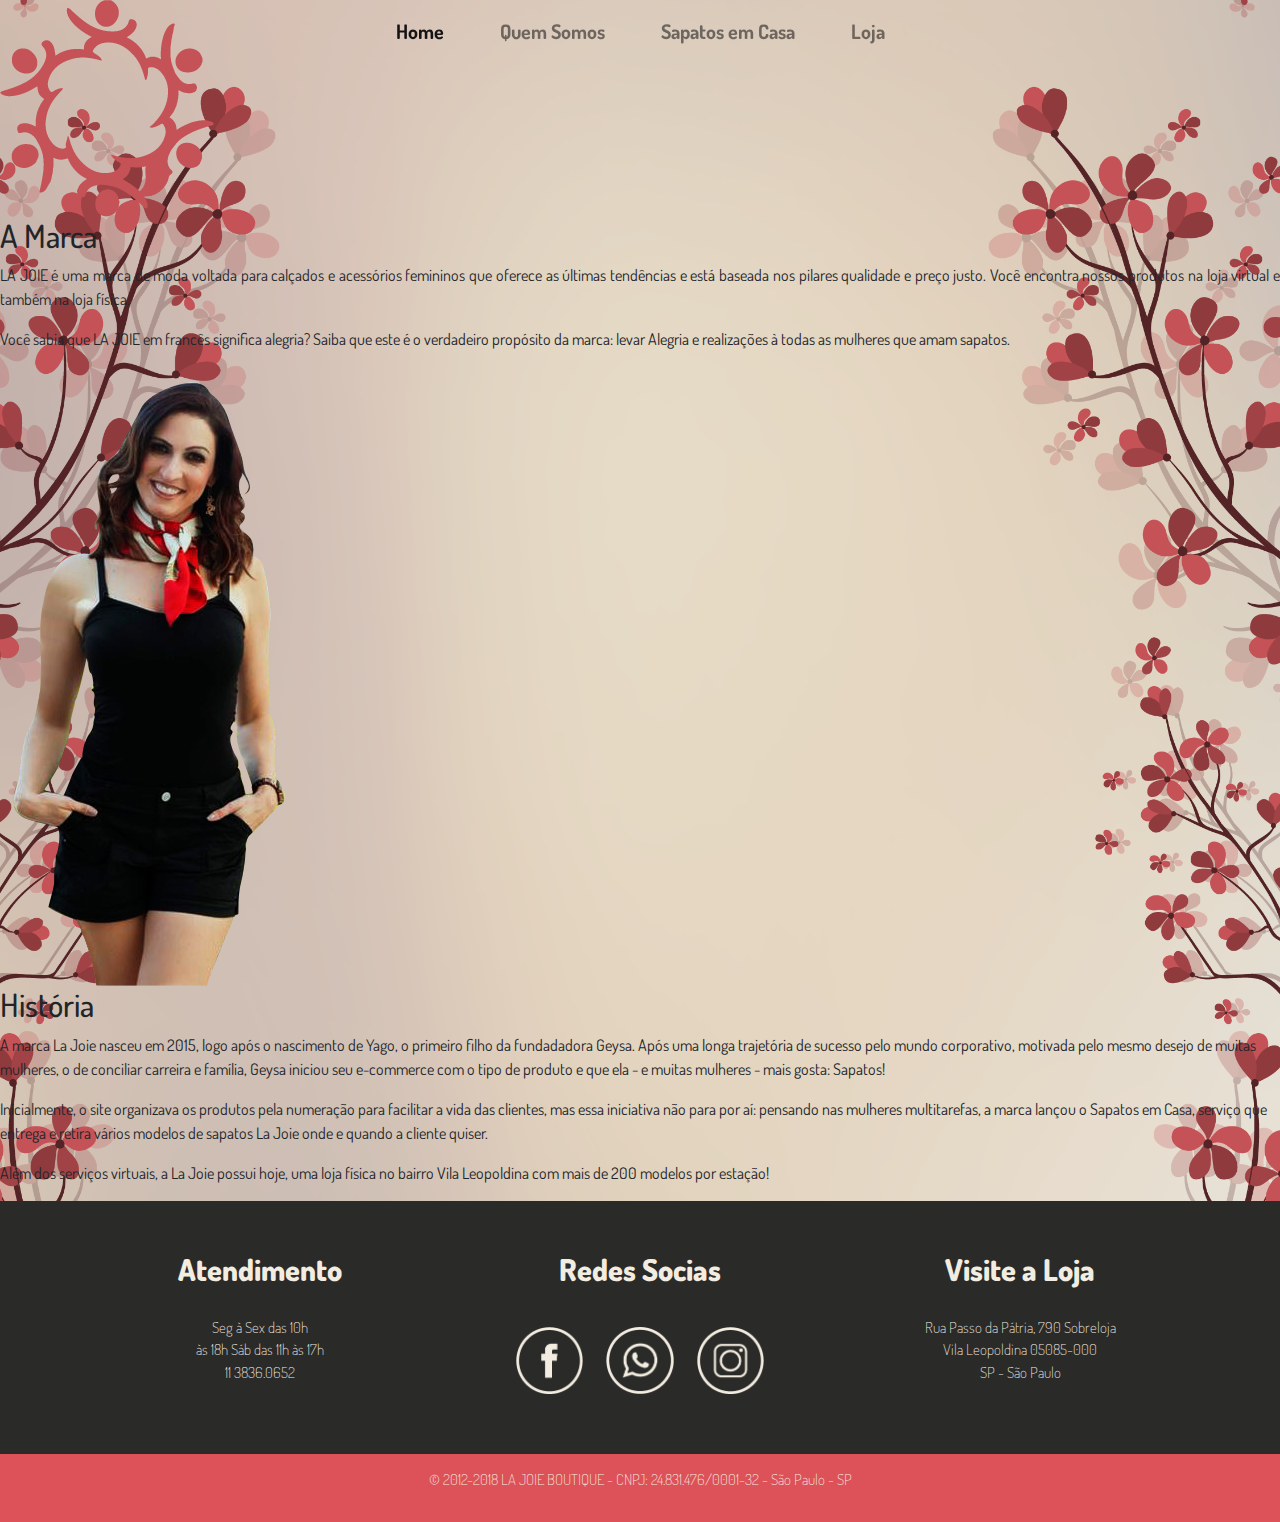
<file: quemsomos.html>
<!DOCTYPE html>
<html>

<head>

    <meta charset="utf-8" />
    <meta http-equiv="X-UA-Compatible" content="IE=edge">
    <title>La Joie Boutique</title>
    <link rel="shortcut icon" href="imgs/icon1.png">
    <meta name="viewport" content="width=device-width, initial-scale=1">
    <link href="https://fonts.googleapis.com/css?family=Dosis:300,400,600,700|Poiret+One" rel="stylesheet">

    <link rel="stylesheet" href="https://maxcdn.bootstrapcdn.com/bootstrap/4.1.0/css/bootstrap.min.css">
    <link rel="stylesheet" href="css/style.css" /> 
    <script src="https://ajax.googleapis.com/ajax/libs/jquery/3.3.1/jquery.min.js"></script>
    <script src="https://maxcdn.bootstrapcdn.com/bootstrap/4.1.0/js/bootstrap.min.js"></script>

</head>

<body>

    <nav class="navbar navbar-expand-lg navbar-light bg-transparent fixed-top">
        <div class="container">

            <button style="margin: 0 auto;" class="navbar-toggler" type="button" data-toggle="collapse" data-target="#navr" aria-label="Toggle navigation">
                <span class="navbar-toggler-icon"></span>
            </button>

            <div class="collapse navbar-collapse" id="navr">
                <ul class="navbar-nav mx-auto">
                    <li class="nav-item active">
                        <a class="nav-link" href="index.html">
                            <strong>Home </strong>
                        </a>
                    </li>
                    <li class="nav-item">
                        <a class="nav-link" href="sobre.html">
                            <strong>Quem Somos </strong>
                        </a>
                    </li>
                    <li class="nav-item">
                        <a class="nav-link" href="SapatosemCasa.html">
                            <strong>Sapatos em Casa </strong>
                        </a>
                    </li>
                    <li class="nav-item">
                        <a class="nav-link" href="https://www.comprelajoie.com.br/">
                            <strong>Loja </strong>
                        </a>
                    </li>
                </ul>
            </div>
        </div>
    </nav>
    <main>
        <div class="sobre">
            <div class="sobremarca">
                <div class="responsivo">
                    <img src="imgs/icon1.png" alt="Logotipo Da LaJoile">
                </div>
                <div class="marca">
                    <h2>A Marca</h2>
                    <p class="text-justify">LA JOIE é uma marca de moda voltada para calçados e acessórios femininos que oferece as últimas tendências
                        e está baseada nos pilares qualidade e preço justo. Você encontra nossos produtos na loja virtual
                        e também na loja física.</p>
                    <p class="text-justify">Você sabia que LA JOIE em francês significa alegria? Saiba que este é o verdadeiro propósito da marca:
                        levar Alegria e realizações à todas as mulheres que amam sapatos.</p>
                </div>
            </div>
            <div class="history">
                <img src="imgs/Fundadora.png" alt="Foto da Fundadora da loja">
                <div class="sobrehistory">
                    <h2>História</h2>
                    <pclass="text-justify">A marca La Joie nasceu em 2015, logo após o nascimento de Yago, o primeiro filho da fundadadora Geysa.
                        Após uma longa trajetória de sucesso pelo mundo corporativo, motivada pelo mesmo desejo de muitas
                        mulheres, o de conciliar carreira e família, Geysa iniciou seu e-commerce com o tipo de produto e
                        que ela - e muitas mulheres - mais gosta: Sapatos!</p>
                        <p>Inicialmente, o site organizava os produtos pela numeração para facilitar a vida das clientes, mas
                            essa iniciativa não para por aí: pensando nas mulheres multitarefas, a marca lançou o Sapatos
                            em Casa, serviço que entrega e retira vários modelos de sapatos La Joie onde e quando a cliente
                            quiser.
                        </P>
                        <P> Além dos serviços virtuais, a La Joie possui hoje, uma loja física no bairro Vila Leopoldina com
                            mais de 200 modelos por estação! </p>
                </div>
            </div>
        </div>

    </main>




    <footer class="text-center">
        <div class="footer-above">
            <div class="container">
                <div class="row">
                    <div class="footer-col col-md-4">
                        <h3>Atendimento</h3>
                        <p class="pfooter"> Seg à Sex das 10h
                            <br> às 18h Sáb das 11h às 17h
                            <br> 11 3836.0652
                        </p>
                    </div>
                    <div class="footer-col col-md-4">
                        <h3>Redes Socias</h3>
                        <div class="list-inline">
                            <!-- some social networks -->
                            <a href="https://www.facebook.com/lajoieboutique">
                                <img class="social-icon" src="imgs/face.png">
                            </a>

                            <a href="https://api.whatsapp.com/send?phone=5511998805646&text=A%20La%20Joie%20agradece%20o%20seu%20contato!">
                                <img class="social-icon" src="imgs/whatts.png">
                            </a>

                            <a href="https://www.instagram.com/lajoieboutique/">
                                <img class="social-icon" src="imgs/insta.png">
                            </a>


                        </div>
                    </div>
                    <div class="footer-col col-md-4">
                        <h3>Visite a Loja</h3>
                        <p class="pfooter"> Rua Passo da Pátria, 790 Sobreloja
                            <br> Vila Leopoldina 05085-000
                            <br> SP - São Paulo
                        </p>
                    </div>
                </div>
            </div>
        </div>
        <div class="footer-below">
            <div class="container">
                <div class="row">
                    <div class="col-lg-12">
                        <p class="creditos">© 2012-2018 LA JOIE BOUTIQUE - CNPJ: 24.831.476/0001-32 - São Paulo - SP</p>
                    </div>
                </div>
            </div>
        </div>
    </footer>



    <script src="js/script.js"></script>


</body>

</html>
</file>
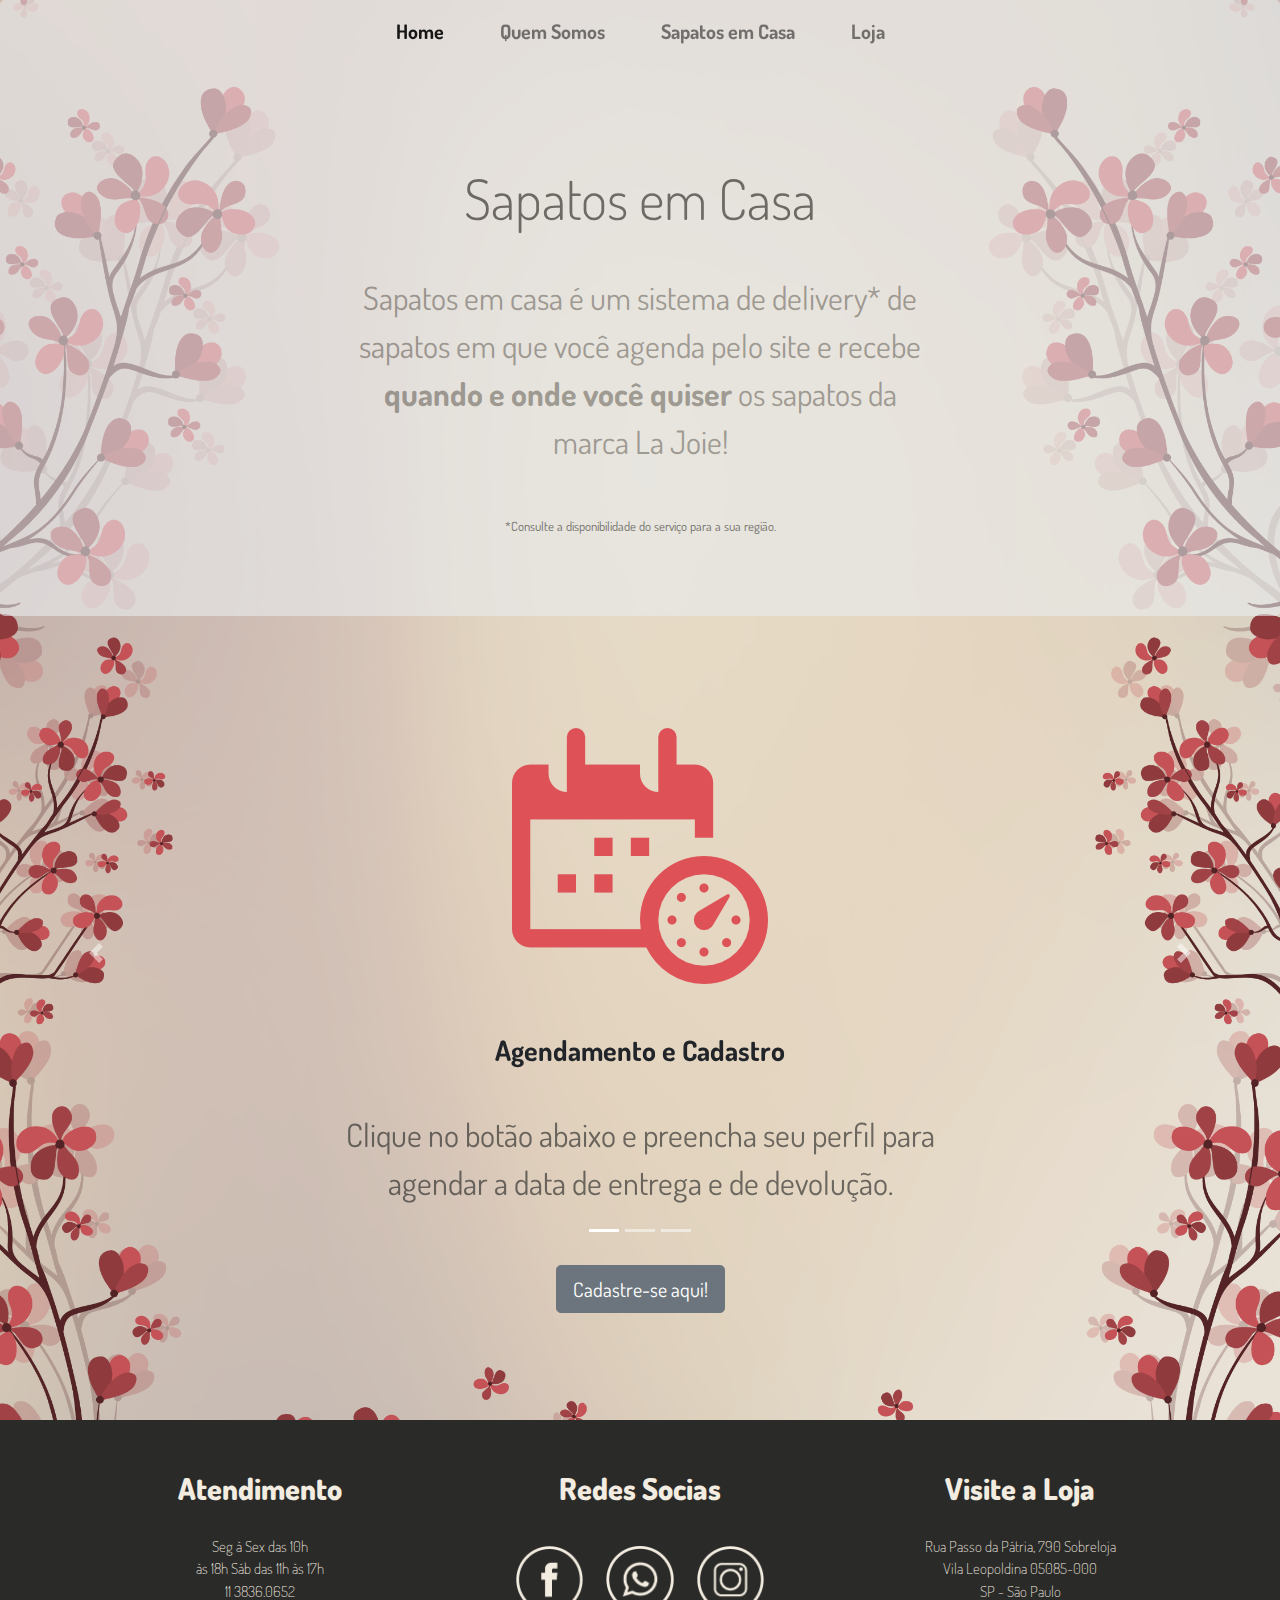
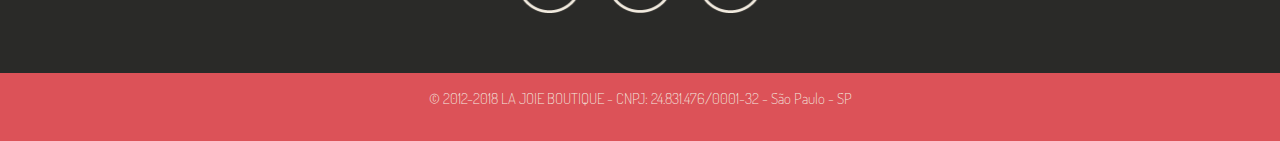
<file: sapatosemcasa.html>
<!DOCTYPE html>
<html>

<head>
    <meta charset="utf-8" />
    <meta http-equiv="X-UA-Compatible" content="IE=edge">
    <title>La Joie Boutique</title>
    <link rel="shortcut icon" href="imgs/icon1.png">
    <meta name="viewport" content="width=device-width, initial-scale=1">
    <link href="https://fonts.googleapis.com/css?family=Dosis:300,400,500,700,800" rel="stylesheet">
    <link rel="stylesheet" href="https://maxcdn.bootstrapcdn.com/bootstrap/4.1.0/css/bootstrap.min.css">
    <link rel="stylesheet" href="css/style.css" />
    <script src="https://ajax.googleapis.com/ajax/libs/jquery/3.2.1/jquery.min.js"></script>
    <script src="https://maxcdn.bootstrapcdn.com/bootstrap/4.1.0/js/bootstrap.min.js"></script>
</head>

<body>

    <nav class="navbar navbar-expand-lg navbar-light bg-transparent fixed-top">
        <div class="container">

            <button style="margin: 0 auto;" class="navbar-toggler" type="button" data-toggle="collapse" data-target="#navr" aria-label="Toggle navigation">
                <span class="navbar-toggler-icon"></span>
            </button>

            <div class="collapse navbar-collapse" id="navr">
                <ul class="navbar-nav mx-auto">
                    <li class="nav-item active">
                        <a class="nav-link" href="index.html"><strong>Home </strong></a>
                    </li>
                    <li class="nav-item">
                        <a class="nav-link" href="sobre.html"><strong>Quem Somos </strong></a>
                    </li>
                    <li class="nav-item">
                        <a class="nav-link" href="SapatosemCasa.html"><strong>Sapatos em Casa </strong></a>
                    </li>
                    <li class="nav-item">
                        <a class="nav-link" href="https://www.comprelajoie.com.br/"><strong>Loja </strong></a>
                    </li>
                </ul>
            </div>
        </div>
    </nav>

    <section>

        <div class="jumbotron" style="opacity:0.6">
            
            <h3 class="display-4">Sapatos em Casa</h3>
            <p class="lead" id="shoes">Sapatos em casa é um sistema de delivery* de sapatos em que você agenda pelo site e recebe <strong>quando e onde você quiser</strong> os sapatos da <br> marca La Joie!</p>
            <p class="small">*Consulte a disponibilidade do serviço para a sua região.</p>
       
    </div>

        <div id="carouselExampleIndicators" class="carousel slide" data-ride="carousel" style="min-height:50vh">
            <ol class="carousel-indicators">
                <li data-target="#carouselExampleIndicators" data-slide-to="0" class="active"></li>
                <li data-target="#carouselExampleIndicators" data-slide-to="1"></li>
                <li data-target="#carouselExampleIndicators" data-slide-to="2"></li>
            </ol>
    
            <div class="carousel-inner">
    
                <div class="carousel-item active" id="img" class="w-30 h-30">
                    <img class="d-block w-30 h-100" src="imgs/calendar.png" style="margin:0 auto; margin-top:80px">
                    <h3 class="display-5" style="text-align:center; margin-top:50px">Agendamento e Cadastro</h3>
                    <p class="lead" style="text-align:center">Clique no botão abaixo e preencha seu perfil para agendar a data de entrega e de devolução.</p>
    
                </div>
                <div class="carousel-item">
                    <img class="d-block w-30 h-30 " id="img " src="imgs/delivery.png " style="margin:0 auto; margin-top:80px ">
                    <h3 class="display-5 " style="text-align:center; margin-top:50px">Receba e Experimente</h3>
                    <p class="lead" style="text-align:center">Receba e experimente seus sapatos <br>no melhor dia e lugar para você.</p>
                </div>
    
                <div class="carousel-item">
                    <img class="d-block w-30 h-30" id="img" src="imgs/pay.png" style="margin:0 auto; margin-top:80px">
                    <h3 class="display-5" style="text-align:center; margin-top:50px">Pagamento e Devolução</h3>
                    <p class="lead" style="text-align:center">Depois que você escolheu os seus pares favoritos, é só devolver os pares excedentes e realizar o pagamento!</p>
                </div>
            </div>
    
            <a class="carousel-control-prev" href="#carouselExampleIndicators" role="button" data-slide="prev">
                <span class="carousel-control-prev-icon" aria-hidden="true"></span>
                <span class="sr-only">Previous</span>
            </a>
    
            <a class="carousel-control-next" href="#carouselExampleIndicators" role="button" data-slide="next">
                <span class="carousel-control-next-icon" aria-hidden="true"></span>
                <span class="sr-only">Next</span>
            </a>
        </div>
    
        <div class="btn">
        <a href="https://jrs6.typeform.com/to/YsBOYS" target="blank" id="btnCad">
            <button type="button" class="btn btn-secondary btn-lg center-block">Cadastre-se aqui!</button>
        </a>
    </div>

    </section>

    <footer class="text-center">
        <div class="footer-above">
            <div class="container">
                <div class="row">
                    <div class="footer-col col-md-4">
                        <h3>Atendimento</h3>
                        <p class="pfooter">  Seg à Sex das 10h <br>
                            às 18h Sáb das 11h às 17h <br>
                            11 3836.0652
                        </p>
                    </div>
                    <div class="footer-col col-md-4">
                        <h3>Redes Socias</h3>
                        <div class="list-inline">
                            <!-- some social networks -->
                            <a href="https://www.facebook.com/lajoieboutique">
                                <img class="social-icon" src="imgs/face.png">
                            </a>
            
                            <a href="https://api.whatsapp.com/send?phone=5511998805646&text=A%20La%20Joie%20agradece%20o%20seu%20contato!">
                                <img class="social-icon" src="imgs/whatts.png">
                            </a>
            
                            <a href="https://www.instagram.com/lajoieboutique/">
                                <img class="social-icon" src="imgs/insta.png">
                            </a>


                        </div>
                    </div>
                    <div class="footer-col col-md-4">
                            <h3>Visite a Loja</h3>
                            <p class="pfooter"> Rua Passo da Pátria, 790 Sobreloja <br>
                                Vila Leopoldina 05085-000 <br>
                                SP - São Paulo
                            </p>
                    </div>
                </div>
            </div>
        </div>
        <div class="footer-below">
            <div class="container">
                <div class="row">
                    <div class="col-lg-12">
                        <p class="creditos">© 2012-2018 LA JOIE BOUTIQUE - CNPJ: 24.831.476/0001-32 - São Paulo - SP</p>
                    </div>
                </div>
            </div>
        </div>
    </footer>





    <script src="js/script.js"></script>


</body>

</html>
</file>
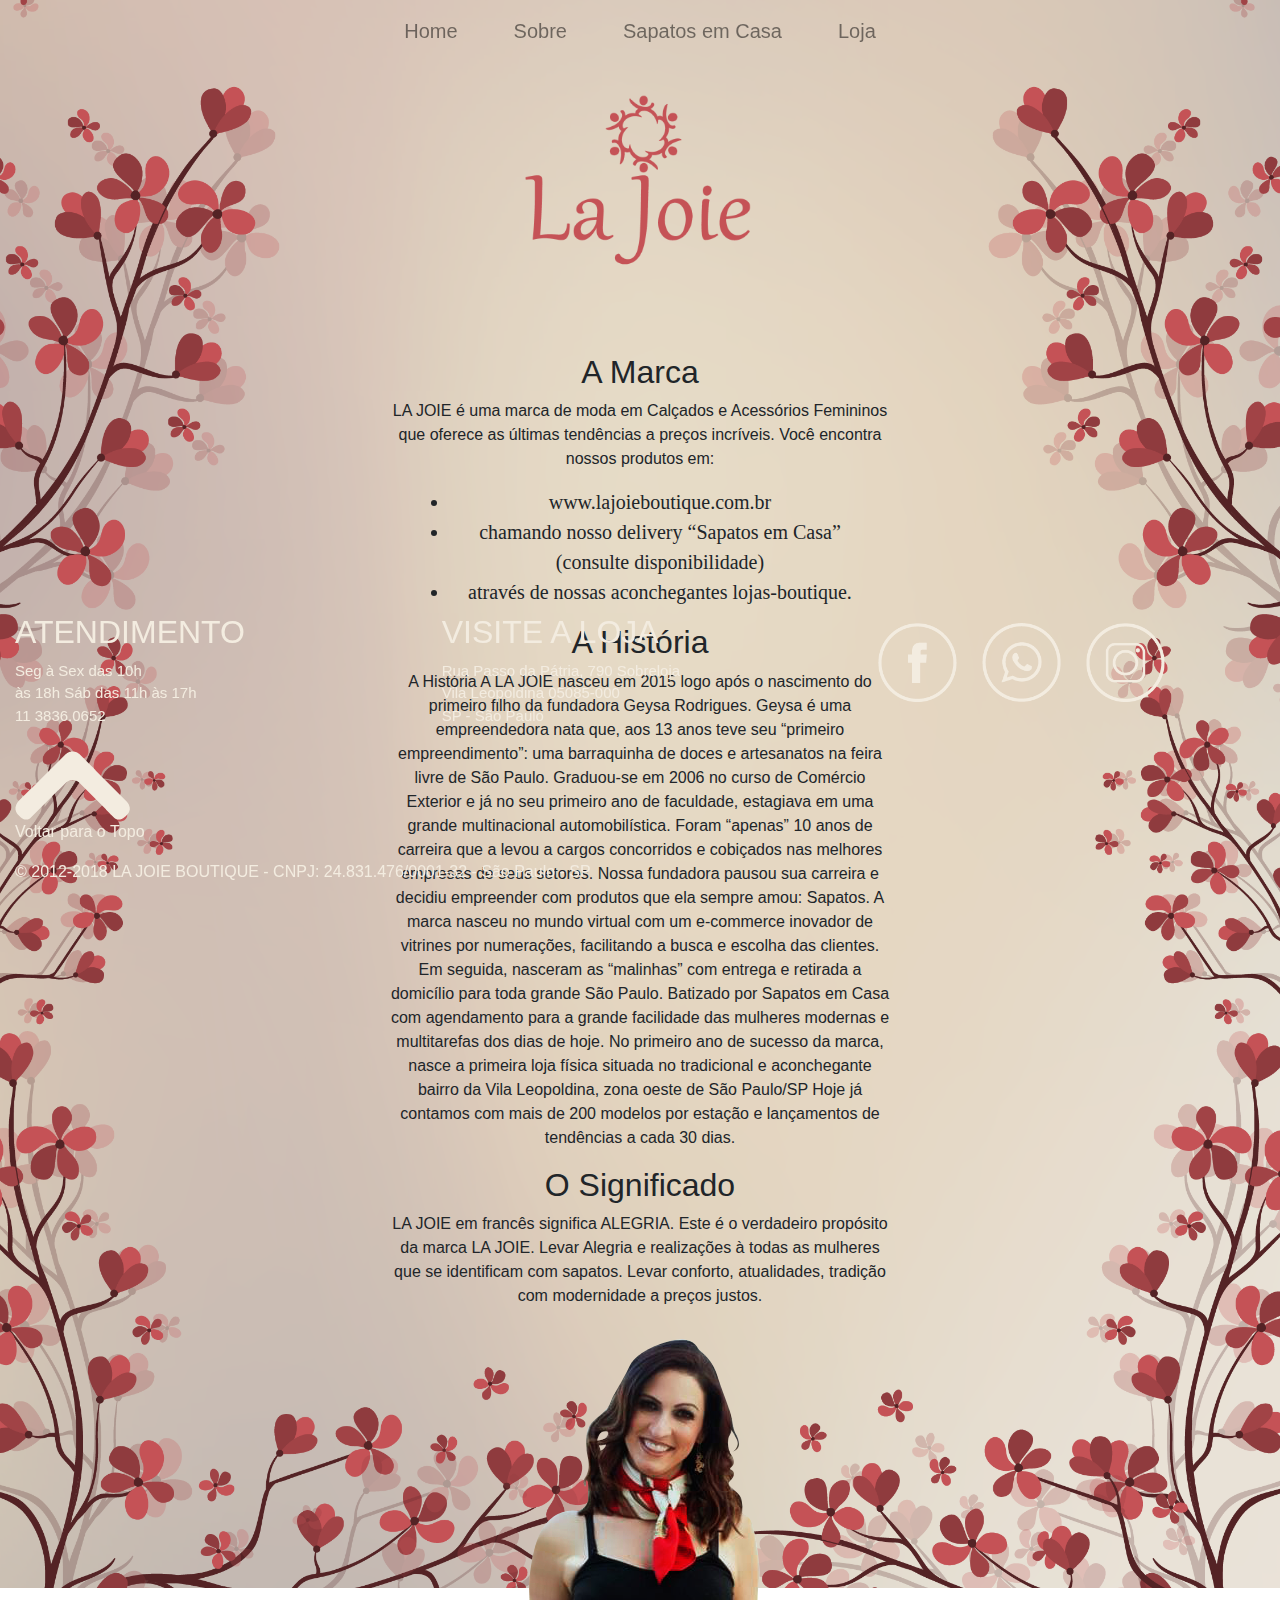
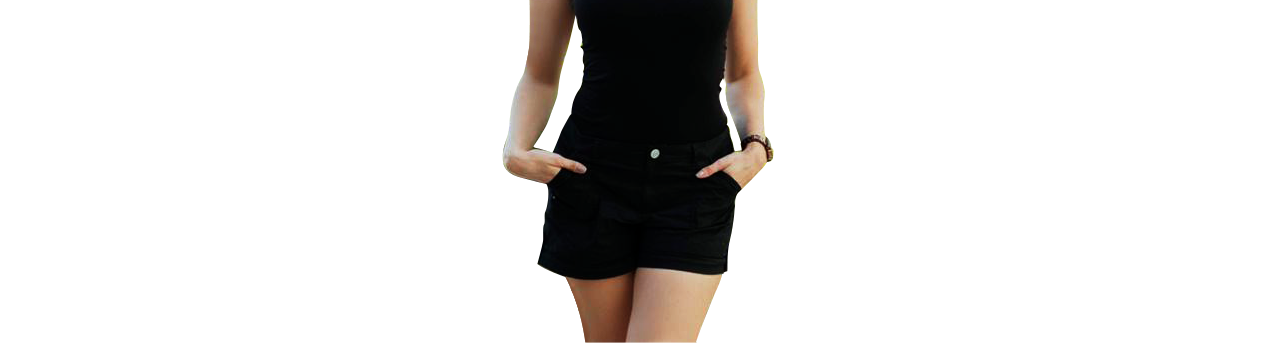
<file: sobre.html>
<!DOCTYPE html>
<html>
<head>
        <meta charset="utf-8" />
        <meta http-equiv="X-UA-Compatible" content="IE=edge">
        <title>La Joie Boutique</title>
        <link rel="shortcut icon" href="imgs/icon1.png">
        <meta name="viewport" content="width=device-width, initial-scale=1">
        <link href="https://fonts.googleapis.com/css?family=Roboto:300,400,400i,700" rel="stylesheet">
        <link rel="stylesheet" href="https://maxcdn.bootstrapcdn.com/bootstrap/4.1.0/css/bootstrap.min.css">
        <link rel="stylesheet" href="css/style.css" />
        <script src="https://ajax.googleapis.com/ajax/libs/jquery/3.3.1/jquery.min.js"></script>
        
</head>

<body>

<nav class="navbar navbar-expand-lg navbar-light bg-transparent fixed-top">
        <div class="container">
                
            <button style="margin: 0 auto;" class="navbar-toggler" type="button" data-toggle="collapse" data-target="#navr" aria-label="Toggle navigation">
            <span class="navbar-toggler-icon"></span>
            </button>
    
            <div class="collapse navbar-collapse" id="navr">
                <ul class="navbar-nav mx-auto">
                    <li class="nav-item"><a class="nav-link" href="index.html">Home   </a></li>
                    <li class="nav-item"><a class="nav-link" href="sobre.html">Sobre  </a></li>
                    <li class="nav-item"><a class="nav-link" href="sapatosemcasa.html">Sapatos em Casa  </a></li>
                    <li class="nav-item"><a class="nav-link" href="https://www.lajoieboutique.com.br/">Loja </a></li>
                </ul>
            </div>
        </div>
</nav>
                    
 <header class="brand-logo"><img class="logo" src="imgs/logo1.png" alt=""></header> 

<main>
    <div class="conteudo">
        <div>
            <div class="text">
                <h2>A Marca</h2>
                <p>
                    <span>LA JOIE</span> é uma marca de moda em Calçados e Acessórios Femininos que oferece as últimas tendências
                    a preços incríveis. Você encontra nossos produtos em:
                    <ul>
                        <li>www.lajoieboutique.com.br</li>
                        <li>chamando nosso delivery “Sapatos em Casa” (consulte disponibilidade)</li>
                        <li>através de nossas aconchegantes lojas-boutique.
                        </li>
                    </ul>
                </p>
            </div>
            <div class="text">
                <h2> A História</h2>
                <p>
                    A História A LA JOIE nasceu em 2015 logo após o nascimento do primeiro filho da fundadora Geysa Rodrigues. Geysa é uma empreendedora
                    nata que, aos 13 anos teve seu “primeiro empreendimento”: uma barraquinha de doces e artesanatos
                    na feira livre de São Paulo. Graduou-se em 2006 no curso de Comércio Exterior e já no seu primeiro
                    ano de faculdade, estagiava em uma grande multinacional automobilística. Foram “apenas” 10 anos de
                    carreira que a levou a cargos concorridos e cobiçados nas melhores empresas de seus setores. Nossa
                    fundadora pausou sua carreira e decidiu empreender com produtos que ela sempre amou: Sapatos. A marca
                    nasceu no mundo virtual com um e-commerce inovador de vitrines por numerações, facilitando a busca
                    e escolha das clientes. Em seguida, nasceram as “malinhas” com entrega e retirada a domicílio para
                    toda grande São Paulo. Batizado por Sapatos em Casa com agendamento para a grande facilidade das
                    mulheres modernas e multitarefas dos dias de hoje. No primeiro ano de sucesso da marca, nasce a primeira
                    loja física situada no tradicional e aconchegante bairro da Vila Leopoldina, zona oeste de São Paulo/SP
                    Hoje já contamos com mais de 200 modelos por estação e lançamentos de tendências a cada 30 dias.
                </p>
            </div>
            <div class="text">
                <h2>O Significado</h2>
                <p>
                    LA JOIE em francês significa ALEGRIA. Este é o verdadeiro propósito da marca LA JOIE. Levar Alegria e realizações à todas
                    as mulheres que se identificam com sapatos. Levar conforto, atualidades, tradição com modernidade
                    a preços justos.

                </p>
            </div>
        </div>
        <div>
            <img src="imgs/Fundadora.png">
        </div>
    </div>
</main>




<footer class="container-fluid col-12 fixed-bottom">


    <div class="row">
    <div class="col-md-4 col-12 my-2 text-align-center">
                <h2>ATENDIMENTO</h2>
                <p class="pfooter">  Seg à Sex das 10h <br>
                    às 18h Sáb das 11h às 17h <br>
                    11 3836.0652
                </p>
            </div>


            <div class="col-md-4 col-12 my-2 text-align-center">
                <h2>VISITE A LOJA</h2>
                <p class="pfooter"> Rua Passo da Pátria, 790 Sobreloja <br>
                    Vila Leopoldina 05085-000 <br>
                    SP - São Paulo
                </p>
            </div>



            <div class="col-md-4 col-12 my-2 text-align-center">
                <a href="https://www.facebook.com/lajoieboutique">
                    <img class="social-icon" src="imgs/face.png">
                </a>

                <a href="https://api.whatsapp.com/send?phone=5511998805646&text=A%20La%20Joie%20agradece%20o%20seu%20contato!">
                    <img class="social-icon" src="imgs/whatts.png">
                </a>

                <a href="https://www.instagram.com/lajoieboutique/">
                    <img class="social-icon" src="imgs/insta.png">
                </a>
            </div>

        </div>

    

    
    <div class="scroll outline">
        <img src="imgs/seta1.png">
        <p class="scroll">Voltar para o Topo</p>
    </div>

    <div class="container-fluid col-12">
        <div class="row mb-0 mt-0">
            <div class="footer2">
                <p class="creditos">© 2012-2018 LA JOIE BOUTIQUE - CNPJ: 24.831.476/0001-32 - São Paulo - SP</p>
            </div>
        </div>
    </div>

</footer>



<script src="js/script.js"></script>
    
    
</body>
</html>
</file>
<file: css/style.css>
*{
    font-family: 'Dosis', sans-serif;
}

html,
body {
    width: 100%;
    height: 100%;
    
}

body { 
    /* The image used */
    background-image: url("../imgs/background.png");

    /* Set a specific height */
    height: 500px; 

    /* Create the parallax scrolling effect */
    background-attachment: fixed;
    background-position: center;
    background-repeat: no-repeat;
    background-size: cover;
}

.navbar-nav li a:hover {
    color:#dc5258 !important;
}

.navbar{
    border-width: 0px;
    -webkit-box-shadow: 0px 0px;
    box-shadow: 0px 0px;
    background-color: rgba(0,0,0,0.0);
    background-image: -webkit-gradient(linear, 50.00% 0.00%, 50.00% 100.00%, color-stop( 0% , rgba(0,0,0,0.00)),color-stop( 100% , rgba(0,0,0,0.00)));
    background-image: -webkit-linear-gradient(270deg,rgba(0,0,0,0.00) 0%,rgba(0,0,0,0.00) 100%);
    background-image: linear-gradient(180deg,rgba(0,0,0,0.00) 0%,rgba(0,0,0,0.00) 100%);
}

li{
    font-family: 'Dosis';
    font-size: 20px;
    font-weight: 500;
    box-sizing: border-box;
    margin: 0 20px;
}

header {
    text-align: center;
}

.logo{
    width: 20%;
    margin: 80px 0 70px 0;
}

.conteudo{
    display: flex;
    flex-direction: column;
    align-items: center;
    width: 500px;
    margin: 0 auto;
    text-align: center;
    justify-content: center;
}

.conteudo h1{

    font-family: 'Dosis';
    font-size: 40px;
    font-weight: 600;
    color: rgba(42, 42, 40, 1);
}

.lead {
    font-size: 1.25rem;
    font-weight: 400;
    padding: 35px;
    color: rgba(42, 42, 40, 0.652);
}


 footer {
    color:rgba(243, 236, 224, 1);
}

footer h3 {
    margin-bottom: 30px;
    font-family: "Dosis";
    font-size: 30px;
    font-weight: 800;

}

.pfooter{
    font-size: 15px;
    font-weight: 100;

}

footer .footer-above {
    padding-top: 50px;
    background-color: rgba(42, 42, 40, 1);
}

footer .footer-col {
    margin-bottom: 50px;
}

footer .social-icon {
    width: 25%;
    padding: 10px;
}

footer .footer-below {
    font-family: "Dosis";
    font-size: 15px;
    font-weight: 100;
    padding: 15px 0px;
    background-color: rgba(220, 82, 88, 1);
}

/*Início da estilização do Sapatos em Casa*/

.display-4{
    margin-top:100px;
    margin-right: 200px;
    margin-left: 200px;
    text-align: center;
 }

.small, .display-4, .display-5 {
    margin-right:150px;
    margin-left:150px;
    text-align: center;
} 

h3 {
    font-weight: bold;
}

.lead {
    margin-right: 280px;
    margin-left: 280px;
    text-align:center;
    font-size: 32px;
}

section {
    padding-bottom: 100px;
}

.btn {
    display: block;
    max-width: 300px;
    margin: 0 auto;
}


 @media(max-width:320px){
    .lead {
        font-size: 24px;
        margin:0 auto;
}

.display-4, .display-5 {
    margin-top: 50px;
    font-size: 28px;
    font-weight: bold;
    margin: 0 auto;
}

.small {
    font-size: 12px;
    margin: 0 auto;
}
    
    img {
        width:40%;
        margin-top: 10px;
    }
    .carousel-item {
        width: 80%;
        margin: 0 auto;
        margin-top: 0;
    }

    #carouselExampleIndicators {
        width: 80%;
        margin: 0 auto;
        margin-top: 0;
    }
 }
</file>
